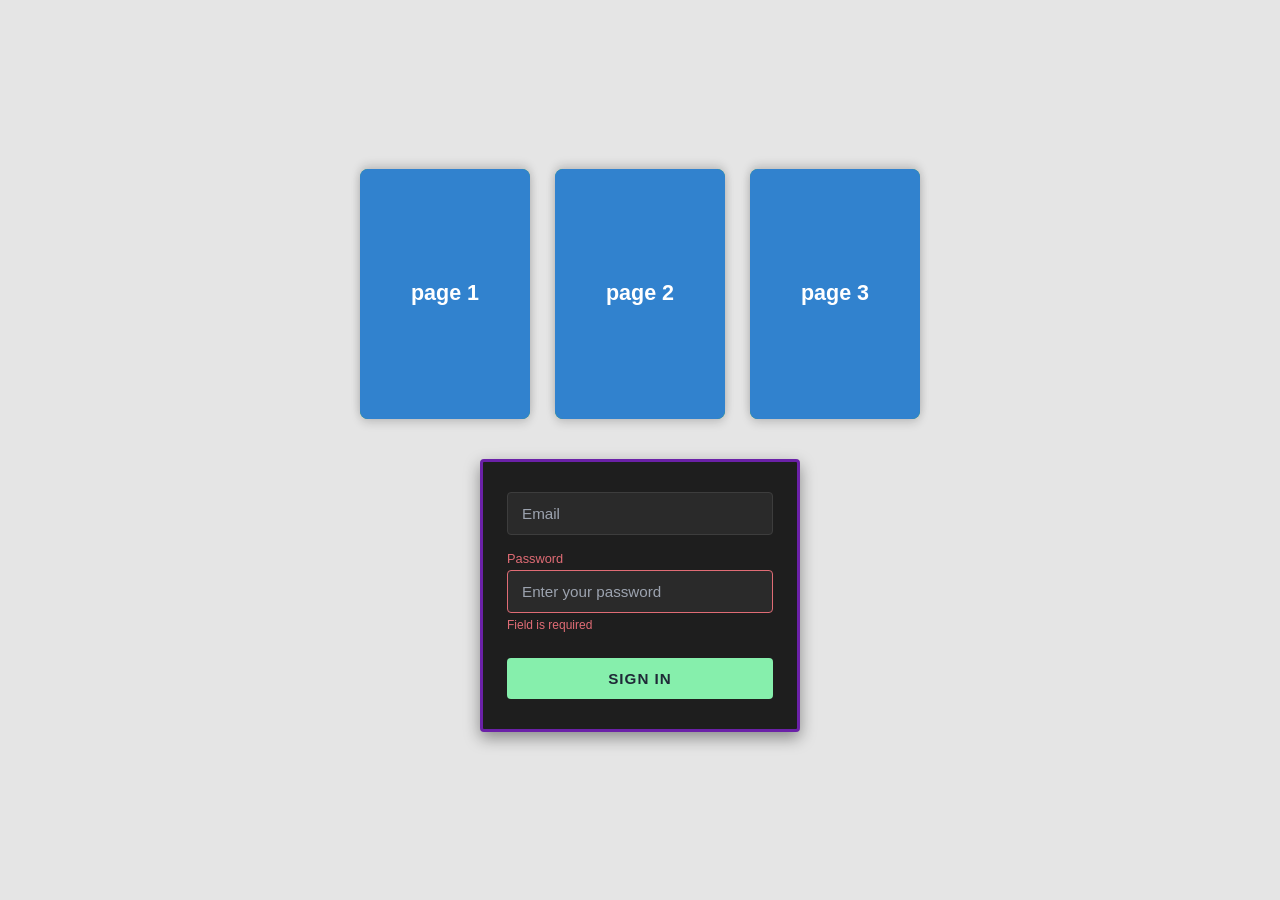
<file: index.html>
<!DOCTYPE html>
<html lang="es">
<head>
    <meta charset="UTF-8">
    <meta name="viewport" content="width=device-width, initial-scale=1.0">
    <title>Página Principal</title>
    <link rel="stylesheet" href="./CSS/index.css">
</head>
<body>

    <main class="main-container">
        
        <!-- Sección de Cards Animados en 3D -->
        <section class="cards-section">
            
            <!-- Card 1 -->
            <div class="card-wrapper">
                <div class="card-inner">
                    <div class="card-front">
                        <h3>page 1</h3>
                    </div>
                    <div class="card-back">
                        <a href="page01.html" class="card-link">Ir a Page1</a>
                    </div>
                </div>
            </div>

            <!-- Card 2 -->
            <div class="card-wrapper">
                <div class="card-inner">
                    <div class="card-front">
                        <h3>page 2</h3>
                    </div>
                    <div class="card-back">
                        <a href="page02.html" class="card-link">Ir a Page2</a>
                    </div>
                </div>
            </div>

            <!-- Card 3 -->
            <div class="card-wrapper">
                <div class="card-inner">
                    <div class="card-front">
                        <h3>page 3</h3>
                    </div>
                    <div class="card-back">
                        <a href="page03.html" class="card-link">Ir a Page3</a>
                    </div>
                </div>
            </div>

        </section>

        <!-- Sección Formulario de Autenticación -->
        <section class="auth-section">
            <div class="login-box">
                <form class="login-form">
                    
                    <div class="input-group">
                        <label for="email">Email</label>
                        <input type="email" id="email" name="email" placeholder="Email" required autocomplete="off">
                    </div>

                    <div class="input-group error-group">
                        <label for="password">Password</label>
                        <input type="password" id="password" name="password" placeholder="Enter your password" required>
                        <span class="error-text">Field is required</span>
                    </div>

                    <button type="submit" class="btn-signin">SIGN IN</button>
                    
                </form>
            </div>
        </section>

    </main>

</body>
</html>
</file>
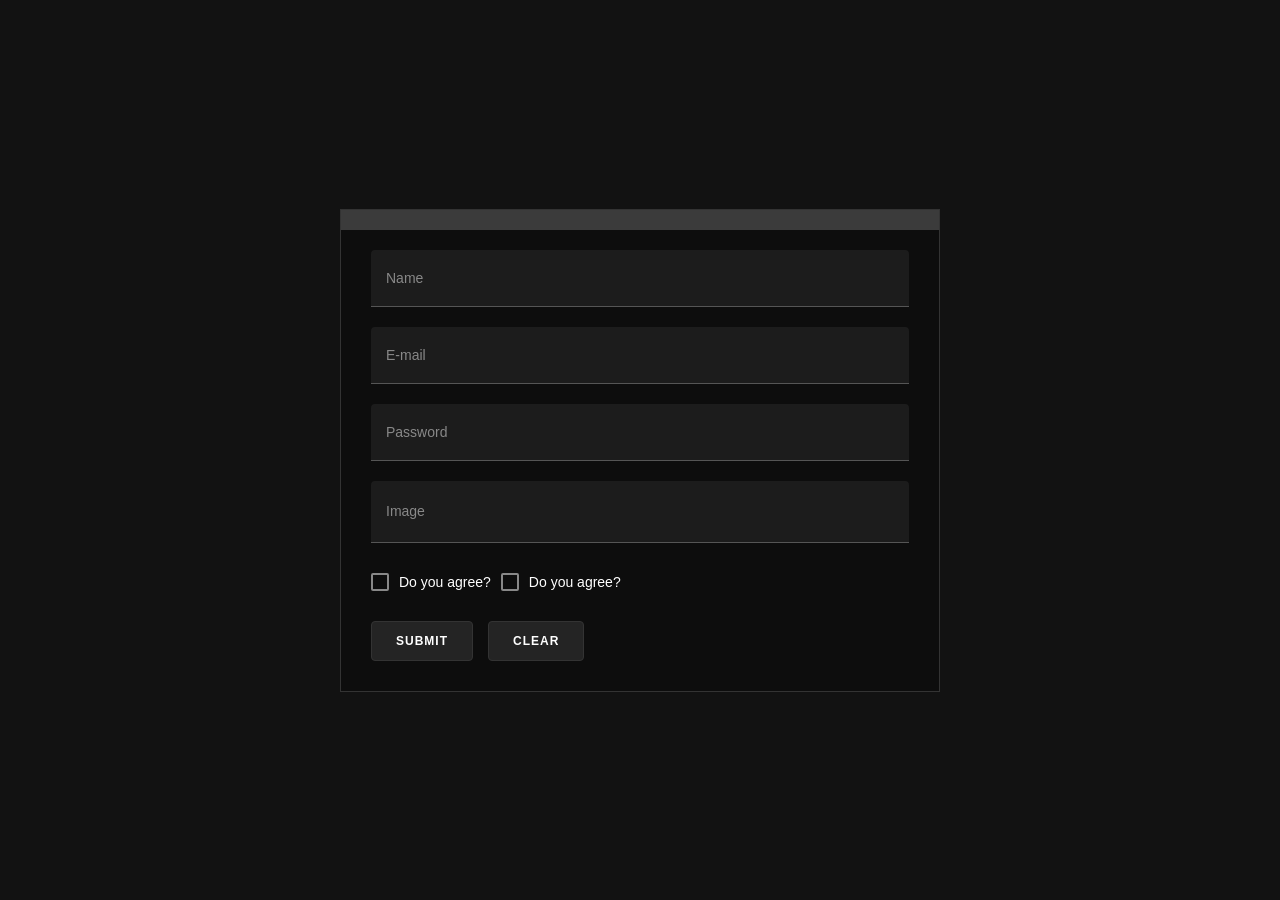
<file: page01.html>
<!DOCTYPE html>
<html lang="es">
<head>
    <meta charset="UTF-8">
    <meta name="viewport" content="width=device-width, initial-scale=1.0">
    <title>Formulario Dark Mode</title>
    <link rel="stylesheet" href="CSS/page01.css">
</head>
<body>

    <main class="form-wrapper">
        <!-- BARRA SUPERIOR CON ICONOS -->
        <div class="top-bar">
            <!-- Icono 1 (Sol) -->
            
        </div>

        <!-- FORMULARIO -->
        <form>
            <input type="text" id="nombre" class="material-input" placeholder="Name">
            <input type="email" id="email" class="material-input" placeholder="E-mail">
            <input type="password" id="password" class="material-input" placeholder="Password">
            
            <!-- Campo de imagen del mismo ancho -->
            <div class="material-input file-input-wrapper">
                <span class="file-placeholder">Image</span>
                <input type="file" id="imagen" accept="image/*">
            </div>

            <div class="checkbox-wrapper">
                <input type="checkbox" id="terminos">
                <label for="terminos">Do you agree?</label>
                <input type="checkbox" id="terminos2">
                <label for="terminos2">Do you agree?</label>

            </div>

            <div class="buttons-wrapper">
                <button type="submit">SUBMIT</button>
                <button type="reset">CLEAR</button>
            </div>
        </form>
    </main>

</body>
</html>
</file>
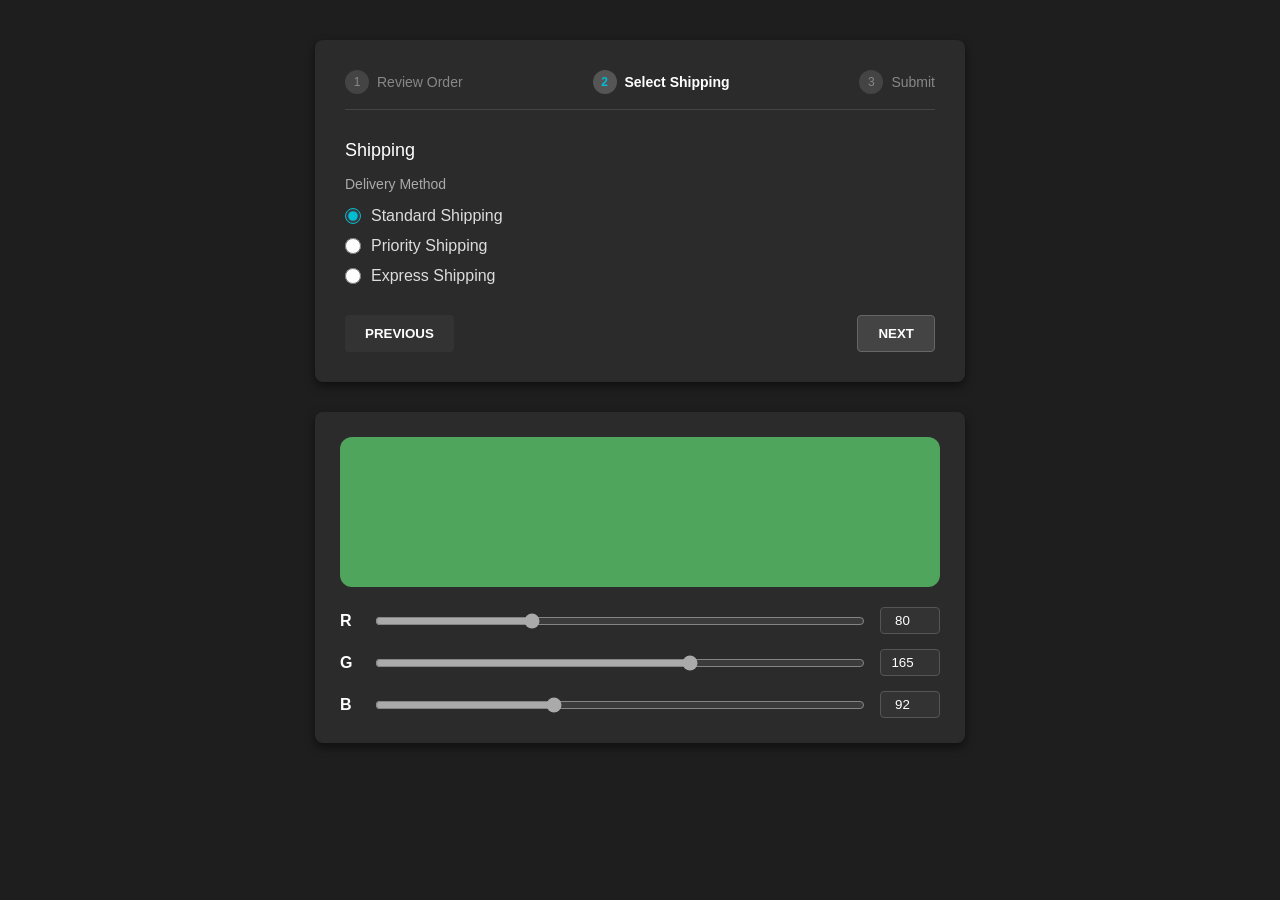
<file: page02.html>
<!DOCTYPE html>
<html lang="es">
<head>
    <meta charset="UTF-8">
    <title>Page 02 - Práctica</title>
    <!-- Vinculamos el archivo CSS externo -->
    <link rel="stylesheet" href="./CSS/page02.css">
</head>
<body>

    <div class="container">
        <div class="tabs">
            <div class="tab">
                <div class="tab-number">1</div>
                Review Order
            </div>
            <div class="tab active">
                <div class="tab-number">2</div>
                Select Shipping
            </div>
            <div class="tab">
                <div class="tab-number">3</div>
                Submit
            </div>
        </div>

        <div class="section-title">Shipping</div>
        <div class="sub-title">Delivery Method</div>

        <div class="radio-group">
            <label class="radio-label">
                <input type="radio" name="shipping" checked> Standard Shipping
            </label>
            <label class="radio-label">
                <input type="radio" name="shipping"> Priority Shipping
            </label>
            <label class="radio-label">
                <input type="radio" name="shipping"> Express Shipping
            </label>
        </div>

        <div class="nav-buttons">
            <button class="btn">PREVIOUS</button>
            <button class="btn btn-next">NEXT</button>
        </div>
    </div>

    <!-- card rgb -->
    <div class="rgb-card">
        <div class="color-box" id="colorDisplay"></div>
        
        <div class="rgb-controls">
            <div class="control-row">
                <label>R</label>
                <input type="range" id="rangeR" min="0" max="255" value="80">
                <input type="number" id="numR" min="0" max="255" value="80">
            </div>
            <div class="control-row">
                <label>G</label>
                <input type="range" id="rangeG" min="0" max="255" value="165">
                <input type="number" id="numG" min="0" max="255" value="165">
            </div>
            <div class="control-row">
                <label>B</label>
                <input type="range" id="rangeB" min="0" max="255" value="92">
                <input type="number" id="numB" min="0" max="255" value="92">
            </div>
        </div>
    </div>

    <script>
        // capturo los elementos del DOM
        const rangeR = document.getElementById('rangeR');
        const numR = document.getElementById('numR');
        const rangeG = document.getElementById('rangeG');
        const numG = document.getElementById('numG');
        const rangeB = document.getElementById('rangeB');
        const numB = document.getElementById('numB');
        const colorDisplay = document.getElementById('colorDisplay');

        // función para cambiar el color del rectángulo
        function changeColor() {
            const r = rangeR.value;
            const g = rangeG.value;
            const b = rangeB.value;
            colorDisplay.style.backgroundColor = `rgb(${r}, ${g}, ${b})`;
        }

        // sincronizar los inputs con los sliders
        rangeR.addEventListener('input', () => { numR.value = rangeR.value; changeColor(); });
        numR.addEventListener('input', () => { rangeR.value = numR.value; changeColor(); });

        rangeG.addEventListener('input', () => { numG.value = rangeG.value; changeColor(); });
        numG.addEventListener('input', () => { rangeG.value = numG.value; changeColor(); });

        rangeB.addEventListener('input', () => { numB.value = rangeB.value; changeColor(); });
        numB.addEventListener('input', () => { rangeB.value = numB.value; changeColor(); });
    </script>
</body>
</html>
</file>
<file: CSS/index.css>
/* Reset básico */
* {
    margin: 0;
    padding: 0;
    box-sizing: border-box;
    font-family: Arial, Helvetica;
}

body {
    background-color: #e5e5e5;
    min-height: 100vh;
    display: flex;
    justify-content: center;
    align-items: center;
    padding: 30px 15px;
}

.main-container {
    display: flex;
    flex-direction: column;
    align-items: center;
    gap: 40px;
    width: 100%;
    max-width: 1000px;
}
/* ================================
   SECCIÓN DE CARDS GIRATORIOS (CORREGIDO)
   ================================ */
.cards-section {
    display: flex;
    justify-content: center;
    align-items: center;
    gap: 25px;
    flex-wrap: wrap;
    width: 100%;
}

.card-wrapper {
    background-color: transparent;
    width: 170px;
    height: 250px;
    perspective: 1000px;
}

.card-inner {
    position: relative;
    width: 100%;
    height: 100%;
    text-align: center;
    transition: transform 0.8s cubic-bezier(0.4, 0.2, 0.2, 1);
    transform-style: preserve-3d;
}

/* Rotación 3D solicitada de 180° en horizontal y vertical */
.card-wrapper:hover .card-inner {
    transform: rotateX(180deg) rotateY(180deg);
}

.card-front, .card-back {
    position: absolute;
    width: 100%;
    height: 100%;
    top: 0;
    left: 0;
    -webkit-backface-visibility: hidden;
    backface-visibility: hidden;
    border-radius: 8px;
    display: flex;
    justify-content: center;
    align-items: center;
    box-shadow: 0 4px 10px rgba(0, 0, 0, 0.15);
}

/* Cara Frontal (Azul) */
.card-front {
    background-color: #3182ce;
    color: #ffffff;
    font-size: 1.15rem;
    font-weight: 500;
    z-index: 2;
    transform: rotateX(0deg) rotateY(0deg);
}

/* Al hacer hover, la cara frontal pierde la recepción de clicks */
.card-wrapper:hover .card-front {
    pointer-events: none;
}

/* Cara Trasera (Verde con el link activo) */
.card-back {
    background-color: #27ae60;
    color: #ffffff;
    transform: rotateY(180deg) rotateX(180deg);
    z-index: 1;
}

/* Al hacer hover, la cara trasera pasa al frente de interacción */
.card-wrapper:hover .card-back {
    z-index: 5;
    pointer-events: auto;
}

/* El enlace debe cubrir todo el tamaño de la tarjeta para hacer click en cualquier parte */
.card-link {
    color: #ffffff;
    text-decoration: none;
    font-size: 1.1rem;
    font-weight: 500;
    display: flex;
    justify-content: center;
    align-items: center;
    width: 100%;
    height: 100%;
    cursor: pointer;
}
/* ================================
   2. FORMULARIO DE AUTENTICACIÓN
   ================================ */
.auth-section {
    display: flex;
    justify-content: center;
    width: 100%;
}

.login-box {
    background-color: #1e1e1e;
    border: 3px solid #6b21a8; /* Borde violeta del enunciado */
    border-radius: 4px;
    width: 320px;
    padding: 30px 24px;
    box-shadow: 0 6px 16px rgba(0, 0, 0, 0.4);
}

.login-form {
    display: flex;
    flex-direction: column;
    gap: 16px;
}

.input-group {
    display: flex;
    flex-direction: column;
    position: relative;
}

.input-group label {
    display: none; /* Para campos estilo tarjeta oscura */
}

.input-group input {
    width: 100%;
    padding: 12px 14px;
    background-color: #2a2a2a;
    border: 1px solid #3d3d3d;
    border-radius: 4px;
    color: #ffffff;
    font-size: 0.95rem;
    outline: none;
    transition: border-color 0.2s ease;
}

.input-group input::placeholder {
    color: #9ca3af;
}

.input-group input:focus {
    border-color: #38bdf8;
}

/* Estado de validación / error según el modelo */
.error-group label {
    display: block;
    color: #e06c75;
    font-size: 0.8rem;
    margin-bottom: 4px;
}

.error-group input {
    border-color: #e06c75;
}

.error-text {
    color: #e06c75;
    font-size: 0.75rem;
    margin-top: 5px;
    text-align: left;
}

/* Botón SIGN IN */
.btn-signin {
    background-color: #86efac;
    color: #1f2937;
    font-size: 0.95rem;
    font-weight: bold;
    letter-spacing: 1px;
    padding: 12px 0;
    border: none;
    border-radius: 4px;
    cursor: pointer;
    margin-top: 10px;
    transition: background-color 0.2s ease, transform 0.1s ease;
}

.btn-signin:hover {
    background-color: #6ee7b7;
}

.btn-signin:active {
    transform: scale(0.98);
}
</file>
<file: CSS/page01.css>
/* RESET BÁSICO */
* {
    box-sizing: border-box;
    margin: 0;
    padding: 0;
}

body {
    font-family: Arial, sans-serif;
    background-color: #121212; /* Fondo de la página */
    display: flex;
    justify-content: center;
    align-items: center;
    min-height: 100vh;
}

/* CONTENEDOR PRINCIPAL */
.form-wrapper {
    background-color: #0d0d0d;
    border: 1px solid #333;
    width: 100%;
    max-width: 600px;
    padding-bottom: 30px;
}

/* BARRA SUPERIOR */
.top-bar {
    background-color: #3b3b3b;
    padding: 10px 15px;
    display: flex;
    justify-content: flex-end;
    gap: 15px;
    margin-bottom: 20px;
}

.top-bar svg {
    width: 20px;
    height: 20px;
    fill: #a0a0a0;
    cursor: pointer;
}

.top-bar svg:hover {
    fill: #ffffff;
}

/* FORMULARIO */
form {
    padding: 0 30px;
    display: flex;
    flex-direction: column;
    gap: 20px;
    

}


/* CAMPOS DE TEXTO ESTILO MATERIAL */
.material-input {
    width: 100%;
    background-color: #1c1c1c;
    border: none;
    border-bottom: 1px solid #555;
    color: #ffffff;
    padding: 20px 15px;
    font-size: 14px;
    outline: none;
    border-radius: 4px 4px 0 0;
}

.material-input:focus {
    border-bottom: 2px solid #4e72a3;

}

/* EFECTO DEL PLACEHOLDER (Desaparece al hacer clic) */
.material-input::placeholder {
    color: #888;
    transition: opacity 0.3s ease;
}

.material-input:focus::placeholder {
    opacity: 0;
}

/* CAMPO DE IMAGEN (Adaptado al diseño) */
.file-input-wrapper {
    position: relative;
    display: flex;
    align-items: center;
    cursor: pointer;
}

.file-placeholder {
    color: #888;
    position: absolute;
    pointer-events: none;
}

.file-input-wrapper input[type="file"] {
    opacity: 0; /* Ocultamos el input original feo */
    width: 100%;
    height: 100%;
    cursor: pointer;
}

/* CHECKBOX */
.checkbox-wrapper {
    display: flex;
    align-items: center;
    gap: 10px;
    margin-top: 10px;
    margin-bottom: 10px;
}

.checkbox-wrapper input[type="checkbox"] {
    appearance: none;
    width: 18px;
    height: 18px;
    border: 2px solid #888;
    background-color: transparent;
    border-radius: 2px;
    cursor: pointer;
    position: relative;
}

.checkbox-wrapper input[type="checkbox"]:checked {
    background-color: #a0a0a0;
    border-color: #a0a0a0;
}

/* Checkmark blanco cuando está seleccionado */
.checkbox-wrapper input[type="checkbox"]:checked::after {
    content: "✔";
    position: absolute;
    color: #1c1c1c;
    font-size: 14px;
    top: -1px;
    left: 2px;
}

.checkbox-wrapper label {
    color: #ffffff;
    font-size: 14px;
    cursor: pointer;
}

/* BOTONES */
.buttons-wrapper {
    display: flex;
    gap: 15px;
}

button {
    background-color: #242424;
    color: #ffffff;
    border: 1px solid #333;
    padding: 12px 24px;
    font-size: 12px;
    font-weight: bold;
    letter-spacing: 1px;
    border-radius: 4px;
    cursor: pointer;
    transition: background-color 0.3s;
}

button:hover {
    background-color: #3b3b3b;
}
</file>
<file: CSS/page02.css>
/* reset básico y estilos de la pantalla */
* {
    box-sizing: border-box;
    margin: 0;
    padding: 0;
    font-family: Arial, sans-serif;
}

body {
    background-color: #1e1e1e;
    color: #ffffff;
    display: flex;
    flex-direction: column;
    align-items: center;
    padding: 40px 0;
    gap: 30px;
}

/* contenedor principal del form */
.container {
    background-color: #2b2b2b;
    width: 650px;
    padding: 30px;
    border-radius: 8px;
    box-shadow: 0 4px 10px rgba(0,0,0,0.5);
}

.tabs {
    display: flex;
    justify-content: space-between;
    align-items: center;
    margin-bottom: 30px;
    border-bottom: 1px solid #444;
    padding-bottom: 15px;
}

.tab {
    display: flex;
    align-items: center;
    gap: 8px;
    color: #888;
    font-size: 14px;
}

.tab.active {
    color: #fff;
    font-weight: bold;
}

.tab-number {
    width: 24px;
    height: 24px;
    background: #444;
    border-radius: 50%;
    display: flex;
    align-items: center;
    justify-content: center;
    font-size: 12px;
}

.tab.active .tab-number {
    background: #555;
    color: #00bcd4;
}

.section-title {
    font-size: 18px;
    margin-bottom: 15px;
}

.sub-title {
    font-size: 14px;
    color: #aaa;
    margin-bottom: 15px;
}

.radio-group {
    display: flex;
    flex-direction: column;
    gap: 12px;
    margin-bottom: 30px;
}

.radio-label {
    display: flex;
    align-items: center;
    gap: 10px;
    cursor: pointer;
    color: #ddd;
}

.radio-label input {
    accent-color: #00bcd4;
    width: 16px;
    height: 16px;
}

.nav-buttons {
    display: flex;
    justify-content: space-between;
}

.btn {
    padding: 10px 20px;
    border: none;
    border-radius: 4px;
    cursor: pointer;
    font-weight: bold;
    background: #333;
    color: #fff;
}

.btn-next {
    background: #444;
    border: 1px solid #666;
}

/* estilos para el ejercicio del selector rgb */
.rgb-card {
    background-color: #2b2b2b;
    width: 650px;
    padding: 25px;
    border-radius: 8px;
    box-shadow: 0 4px 10px rgba(0,0,0,0.5);
    display: flex;
    flex-direction: column;
    gap: 20px;
}

.color-box {
    width: 100%;
    height: 150px;
    border-radius: 12px;
    background-color: rgb(80, 165, 92);
    transition: background-color 0.1s ease;
}

.rgb-controls {
    display: flex;
    flex-direction: column;
    gap: 15px;
}

.control-row {
    display: flex;
    align-items: center;
    justify-content: space-between;
    gap: 15px;
}

.control-row label {
    font-weight: bold;
    width: 20px;
}

.control-row input[type="range"] {
    flex: 1;
    accent-color: #aaa;
    cursor: pointer;
}

.control-row input[type="number"] {
    width: 60px;
    padding: 5px;
    background: #333;
    border: 1px solid #555;
    color: #fff;
    text-align: center;
    border-radius: 4px;
    outline: none;
}
</file>
